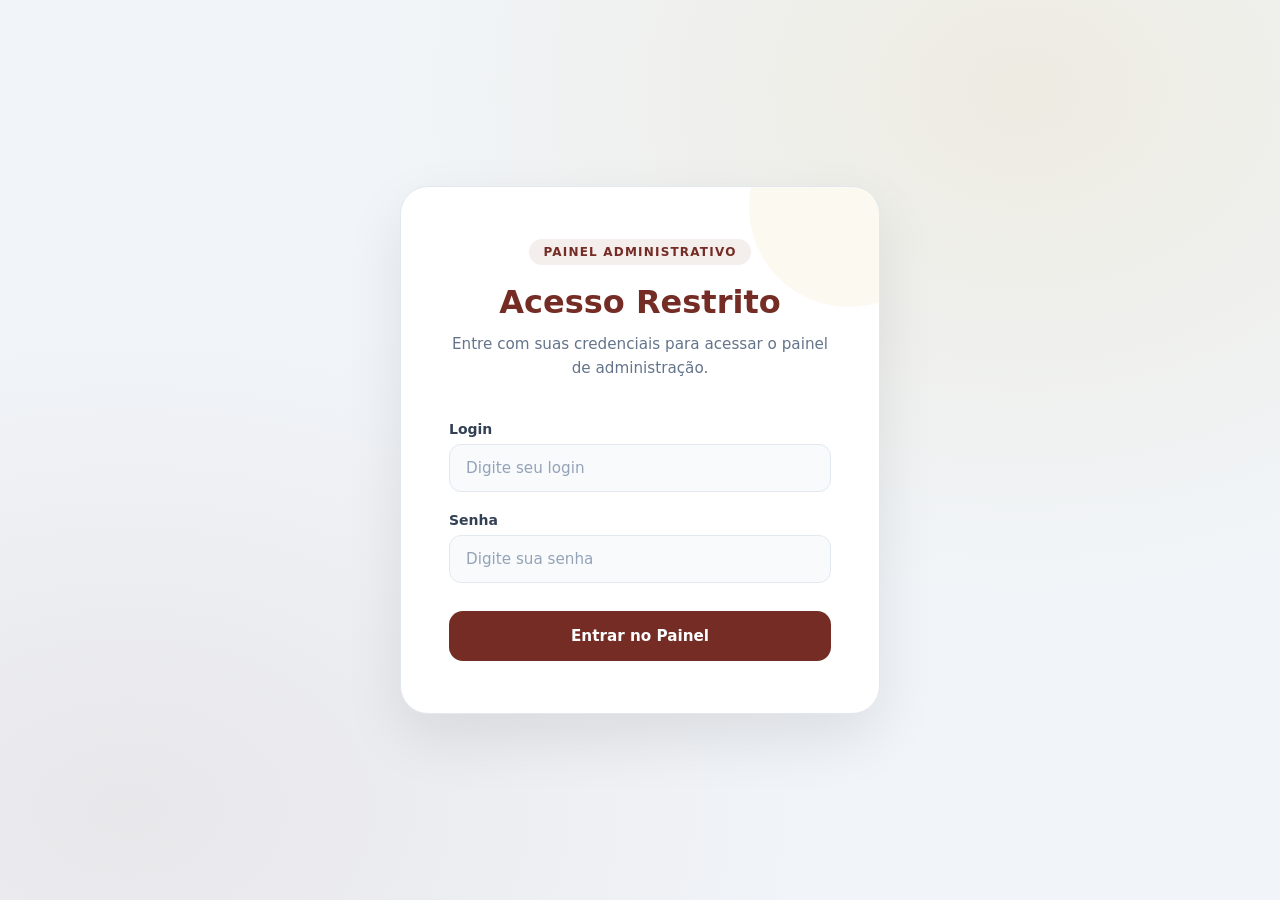
<file: admin.html>
<!DOCTYPE html>
<html lang="pt-br">
<head>
  <meta charset="UTF-8" />
  <meta name="viewport" content="width=device-width, initial-scale=1.0" />
  <title>Painel Administrativo — JA</title>
  <link rel="stylesheet" href="css/telaAdmin.css" />
</head>
<body>

<div class="admin-panel">

  <!-- ══ Sidebar ══ -->
  <aside class="sidebar" id="sidebar">
    <div class="sidebar-logo">
      <h1>Jogadores Anônimos</h1>
      <span>Painel Administrativo</span>
    </div>
    <div class="sidebar-divider"></div>
    <nav class="sidebar-nav">
      <a href="#" class="nav-item active">Dashboard</a>
      <a href="#" class="nav-item logout" id="btnLogout">Sair</a>
    </nav>
  </aside>

  <!-- ══ Overlay sidebar mobile ══ -->
  <div class="sidebar-overlay" id="sidebarOverlay"></div>

  <!-- ══ Main ══ -->
  <main class="main-content">

    <!-- Topbar mobile -->
    <div class="mobile-topbar">
      <button class="menu-toggle" id="menuToggle" aria-label="Abrir menu">☰</button>
      <span class="mobile-topbar-title">Jogadores Anônimos</span>
    </div>

    <header class="page-header">
      <h2>Painel Administrativo</h2>
      <p>Gerencie reuniões e modere relatos enviados pela comunidade.</p>
    </header>

    <!-- Stats -->
    <section class="stats-grid">
      <div class="stat-card">
        <span class="stat-card__label">Total de reuniões</span>
        <strong class="stat-card__value" id="statReunioes">—</strong>
      </div>
      <div class="stat-card">
        <span class="stat-card__label">Total de relatos</span>
        <strong class="stat-card__value" id="statFeedbacks">—</strong>
      </div>
      <div class="stat-card">
        <span class="stat-card__label">Cidades cadastradas</span>
        <strong class="stat-card__value" id="statCidades">—</strong>
      </div>
    </section>

    <!-- Cidades -->
    <section class="section">
      <div class="section-header">
        <h3>Cidades</h3>
        <button class="btn btn--primary" id="btnNovaCidade">+ Nova cidade</button>
      </div>
      <div class="table-wrap">
        <table>
          <thead>
            <tr>
              <th>ID</th>
              <th>Nome</th>
              <th>UF</th>
              <th>Ações</th>
            </tr>
          </thead>
          <tbody id="tbodyCidades">
            <tr><td colspan="4" class="empty">Carregando...</td></tr>
          </tbody>
        </table>
      </div>
    </section>

    <!-- Reuniões -->
    <section class="section">
      <div class="section-header">
        <h3>Reuniões</h3>
        <button class="btn btn--primary" id="btnNovaReuniao">+ Nova reunião</button>
      </div>
      <div class="table-wrap">
        <table>
          <thead>
            <tr>
              <th>Título</th>
              <th>Cidade</th>
              <th>Endereço</th>
              <th>Data / Hora</th>
              <th>Descrição</th>
              <th>Ações</th>
            </tr>
          </thead>
          <tbody id="tbodyReunioes">
            <tr><td colspan="6" class="empty">Carregando...</td></tr>
          </tbody>
        </table>
      </div>
    </section>

    <!-- Feedbacks -->
    <section class="section">
      <div class="section-header">
        <h3>Relatos enviados</h3>
        <span class="badge badge--pending" id="badgeFeedbacks">—</span>
      </div>
      <div class="relatos-grid" id="gridFeedbacks">
        <p class="empty">Carregando...</p>
      </div>
    </section>

  </main>
</div>

<!-- Toast -->
<div id="toast"></div>

<!-- ══ Modal: Nova Reunião ══ -->
<div class="modal-overlay" id="modalNovaReuniao">
  <div class="modal-card">
    <div class="modal-header">
      <h2>Nova reunião</h2>
      <button class="modal-close" data-close="modalNovaReuniao">×</button>
    </div>
    <div class="modal-body">
      <div class="field-row">
        <div class="field">
          <label>Título</label>
          <input type="text" id="novaTitulo" placeholder="Ex: JA Centro — Sexta" />
        </div>
        <div class="field">
          <label>Cidade</label>
          <select id="novaCidade"></select>
        </div>
      </div>
      <div class="field">
        <label>Endereço</label>
        <input type="text" id="novaEndereco" placeholder="Ex: Rua das Flores, 123" />
      </div>
      <div class="field-row">
        <div class="field">
          <label>Data</label>
          <input type="date" id="novaData" />
        </div>
        <div class="field">
          <label>Hora</label>
          <input type="time" id="novaHora" />
        </div>
      </div>
      <div class="field">
        <label>Descrição</label>
        <textarea id="novaDescricao" placeholder="Descreva a reunião..."></textarea>
      </div>
    </div>
    <div class="modal-footer">
      <button class="btn btn--ghost" data-close="modalNovaReuniao">Cancelar</button>
      <button class="btn btn--primary" id="btnSalvarNova">Salvar reunião</button>
    </div>
  </div>
</div>

<!-- ══ Modal: Editar Reunião ══ -->
<div class="modal-overlay" id="modalEditarReuniao">
  <div class="modal-card">
    <div class="modal-header">
      <h2>Editar reunião</h2>
      <button class="modal-close" data-close="modalEditarReuniao">×</button>
    </div>
    <div class="modal-body">
      <input type="hidden" id="editId" />
      <div class="field-row">
        <div class="field">
          <label>Título</label>
          <input type="text" id="editTitulo" />
        </div>
        <div class="field">
          <label>Cidade</label>
          <select id="editCidade"></select>
        </div>
      </div>
      <div class="field">
        <label>Endereço</label>
        <input type="text" id="editEndereco" />
      </div>
      <div class="field-row">
        <div class="field">
          <label>Data</label>
          <input type="date" id="editData" />
        </div>
        <div class="field">
          <label>Hora</label>
          <input type="time" id="editHora" />
        </div>
      </div>
      <div class="field">
        <label>Descrição</label>
        <textarea id="editDescricao"></textarea>
      </div>
    </div>
    <div class="modal-footer">
      <button class="btn btn--ghost" data-close="modalEditarReuniao">Cancelar</button>
      <button class="btn btn--primary" id="btnSalvarEdit">Salvar alterações</button>
    </div>
  </div>
</div>

<!-- ══ Modal: Editar Feedback ══ -->
<div class="modal-overlay" id="modalEditarFeedback">
  <div class="modal-card">
    <div class="modal-header">
      <h2>Editar relato</h2>
      <button class="modal-close" data-close="modalEditarFeedback">×</button>
    </div>
    <div class="modal-body">
      <input type="hidden" id="fbEditId" />
      <div class="field-row">
        <div class="field">
          <label>Nome</label>
          <input type="text" id="fbEditNome" />
        </div>
        <div class="field">
          <label>Idade</label>
          <input type="number" id="fbEditIdade" min="18" max="120" />
        </div>
      </div>
      <div class="field">
        <label>Descrição</label>
        <textarea id="fbEditDescricao"></textarea>
      </div>
    </div>
    <div class="modal-footer">
      <button class="btn btn--ghost" data-close="modalEditarFeedback">Cancelar</button>
      <button class="btn btn--primary" id="btnSalvarFbEdit">Salvar alterações</button>
    </div>
  </div>
</div>

<!-- ══ Modal: Cidade ══ -->
<div class="modal-overlay" id="modalCidade">
  <div class="modal-card">
    <div class="modal-header">
      <h2>Cidade</h2>
      <button class="modal-close" data-close="modalCidade">×</button>
    </div>
    <div class="modal-body">
      <input type="hidden" id="cidadeId">
      <div class="field">
        <label>Nome</label>
        <input type="text" id="cidadeNome">
      </div>
      <div class="field">
        <label>UF</label>
        <input type="text" maxlength="2" id="cidadeEstado">
      </div>
    </div>
    <div class="modal-footer">
      <button class="btn btn--ghost" data-close="modalCidade">Cancelar</button>
      <button class="btn btn--primary" id="btnSalvarCidade">Salvar</button>
    </div>
  </div>
</div>

<script src="js/admin.js"></script>
<script>
  const menuToggle = document.getElementById('menuToggle');
  const sidebar    = document.getElementById('sidebar');
  const overlay    = document.getElementById('sidebarOverlay');

  menuToggle.addEventListener('click', () => {
    sidebar.classList.toggle('open');
    overlay.classList.toggle('open');
  });

  overlay.addEventListener('click', () => {
    sidebar.classList.remove('open');
    overlay.classList.remove('open');
  });
</script>
</body>
</html>
</file>
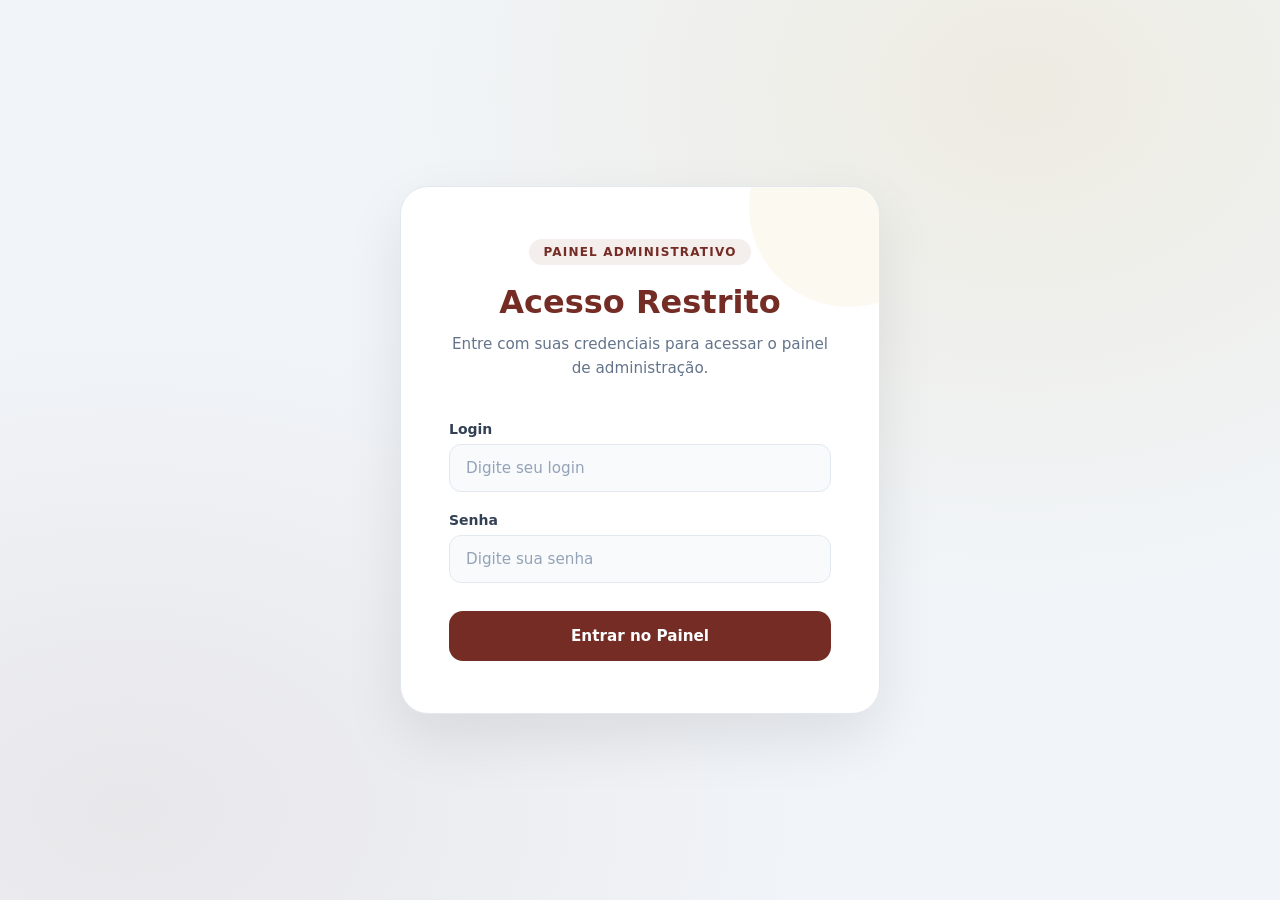
<file: adminLogin.html>
<!DOCTYPE html>
<html lang="pt-br">

<head>
    <meta charset="UTF-8">
    <meta name="viewport" content="width=device-width, initial-scale=1.0">
    <title>Tela de Login</title>
    <link rel="stylesheet" href="css/adminLogin.css">
    <link rel="icon" href="assets/images/icons/ja-icon.png" type="image/png" />
</head>

<body>

    <div class="login-card">

        <header class="login-header">
            <span class="login-badge">Painel Administrativo</span>
            <h1>Acesso Restrito</h1>
            <p>Entre com suas credenciais para acessar o painel de administração.</p>
        </header>

        <form class="login-form" id="loginForm">

            <div class="field">
                <label for="login">Login</label>
                <input id="login" type="login" placeholder="Digite seu login" required />
            </div>

            <div class="field">
                <label for="senha">Senha</label>
                <input id="senha" type="password" placeholder="Digite sua senha" required />
            </div>

            <button type="submit" class="btn-entrar">Entrar no Painel</button>

        </form>

    </div>
<script src="js/adminLogin.js"></script>
</body>

</html>
</file>
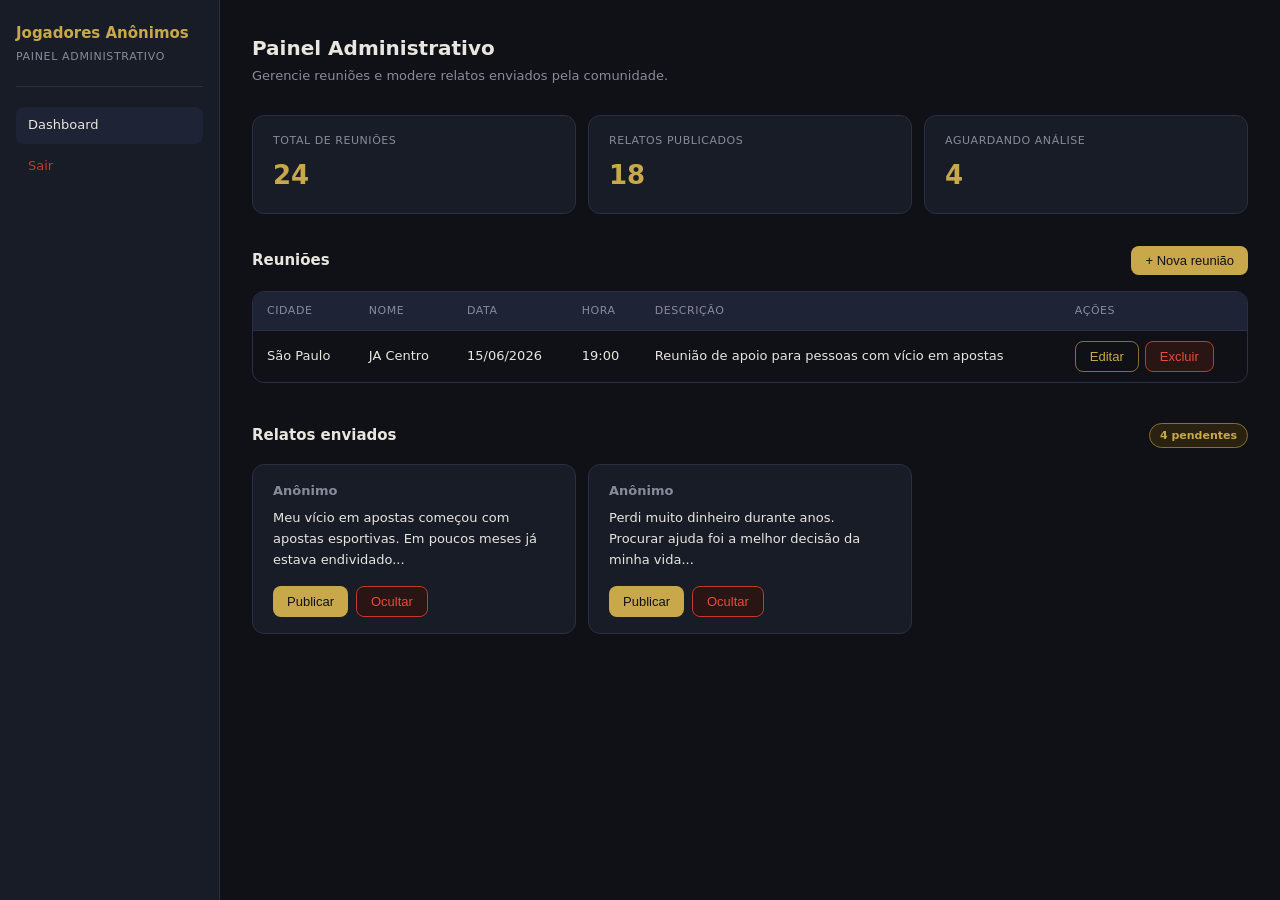
<file: telaAdmin.html>
<!DOCTYPE html>
<html lang="pt-br">

<head>
    <meta charset="UTF-8">
    <meta name="viewport" content="width=device-width, initial-scale=1.0">
    <title>Tela Administrador</title>
    <link rel="stylesheet" href="css/telaAdmin.css">
    <link rel="icon" href="assets/images/icons/ja-icon.png" type="image/png" />
</head>

<body>

    <div class="admin-panel">

        <!-- ══ SIDEBAR ══ -->
        <aside class="sidebar">

            <div class="sidebar-logo">
                <h1>Jogadores Anônimos</h1>
                <span>Painel Administrativo</span>
            </div>

            <div class="sidebar-divider"></div>

            <nav class="sidebar-nav">
                <a href="#" class="nav-item active">Dashboard</a>
                <a href="#" class="nav-item logout">Sair</a>
            </nav>

        </aside>

        <!-- ══ CONTEÚDO ══ -->
        <main class="main-content">

            <!-- Cabeçalho -->
            <header class="page-header">
                <h2>Painel Administrativo</h2>
                <p>Gerencie reuniões e modere relatos enviados pela comunidade.</p>
            </header>

            <!-- Stats -->
            <section class="stats-grid">

                <div class="stat-card">
                    <span class="stat-card__label">Total de reuniões</span>
                    <strong class="stat-card__value">24</strong>
                </div>

                <div class="stat-card">
                    <span class="stat-card__label">Relatos publicados</span>
                    <strong class="stat-card__value">18</strong>
                </div>

                <div class="stat-card">
                    <span class="stat-card__label">Aguardando análise</span>
                    <strong class="stat-card__value">4</strong>
                </div>

            </section>

            <!-- Reuniões -->
            <section class="section">

                <div class="section-header">
                    <h3>Reuniões</h3>
                    <button class="btn btn--primary btn--lg" id="openModalReuniao">
                        + Nova reunião
                    </button>
                </div>

                <div class="table-wrap">
                    <table>
                        <thead>
                            <tr>
                                <th>Cidade</th>
                                <th>Nome</th>
                                <th>Data</th>
                                <th>Hora</th>
                                <th>Descrição</th>
                                <th>Ações</th>
                            </tr>
                        </thead>
                        <tbody>
                            <tr>
                                <td>São Paulo</td>
                                <td>JA Centro</td>
                                <td>15/06/2026</td>
                                <td>19:00</td>
                                <td>Reunião de apoio para pessoas com vício em apostas</td>
                                <td>
                                    <div class="td-actions">
                                        <button class="btn btn--gold btn-editar" data-nome="JA Centro"
                                            data-cidade="São Paulo" data-data="2026-06-15" data-hora="19:00"
                                            data-descricao="Reunião de apoio para pessoas com vício em apostas">
                                            Editar
                                        </button>
                                        <button class="btn btn--danger">Excluir</button>
                                    </div>
                                </td>
                            </tr>
                        </tbody>
                    </table>
                </div>

            </section>

            <!-- Relatos -->
            <section class="section">

                <div class="section-header">
                    <h3>Relatos enviados</h3>
                    <span class="badge badge--pending">4 pendentes</span>
                </div>

                <div class="relatos-grid">

                    <div class="relato-card">
                        <h4>Anônimo</h4>
                        <p>
                            Meu vício em apostas começou com apostas esportivas.
                            Em poucos meses já estava endividado...
                        </p>
                        <div class="relato-actions">
                            <button class="btn btn--primary">Publicar</button>
                            <button class="btn btn--danger">Ocultar</button>
                        </div>
                    </div>

                    <div class="relato-card">
                        <h4>Anônimo</h4>
                        <p>
                            Perdi muito dinheiro durante anos.
                            Procurar ajuda foi a melhor decisão da minha vida...
                        </p>
                        <div class="relato-actions">
                            <button class="btn btn--primary">Publicar</button>
                            <button class="btn btn--danger">Ocultar</button>
                        </div>
                    </div>

                </div>

            </section>

        </main>
    </div>

    <!-- ══ MODAL: Nova Reunião ══ -->
    <div class="modal-overlay" id="modalReuniao">
        <div class="modal-card">

            <div class="modal-header">
                <h2>Nova reunião</h2>
                <button class="modal-close" id="closeModalReuniao" aria-label="Fechar">×</button>
            </div>

            <form class="modal-body" id="formReuniao">

                <div class="field-row">
                    <div class="field">
                        <label>Nome da reunião</label>
                        <input type="text" placeholder="Ex: JA Centro — Sexta" required />
                    </div>
                    <div class="field">
                        <label>Cidade</label>
                        <input type="text" placeholder="Ex: São Paulo" required />
                    </div>
                </div>

                <div class="field-row">
                    <div class="field">
                        <label>Data</label>
                        <input type="date" required />
                    </div>
                    <div class="field">
                        <label>Hora</label>
                        <input type="time" required />
                    </div>
                </div>

                <div class="field">
                    <label>Descrição</label>
                    <textarea placeholder="Descreva a reunião..." required></textarea>
                </div>

            </form>

            <div class="modal-footer">
                <button type="button" class="btn btn--ghost btn--full" id="cancelModal">Cancelar</button>
                <button type="submit" form="formReuniao" class="btn btn--primary btn--full">Salvar reunião</button>
            </div>

        </div>
    </div>

    <!-- ══ MODAL: Editar Reunião ══ -->
    <div class="modal-overlay" id="modalEditarReuniao">
        <div class="modal-card">

            <div class="modal-header">
                <h2>Editar reunião</h2>
                <button class="modal-close" id="closeModalEditar" aria-label="Fechar">×</button>
            </div>

            <form class="modal-body" id="formEditarReuniao">

                <div class="field-row">
                    <div class="field">
                        <label>Nome da reunião</label>
                        <input type="text" id="editNome" required />
                    </div>
                    <div class="field">
                        <label>Cidade</label>
                        <input type="text" id="editCidade" required />
                    </div>
                </div>

                <div class="field-row">
                    <div class="field">
                        <label>Data</label>
                        <input type="date" id="editData" required />
                    </div>
                    <div class="field">
                        <label>Hora</label>
                        <input type="time" id="editHora" required />
                    </div>
                </div>

                <div class="field">
                    <label>Descrição</label>
                    <textarea id="editDescricao" required></textarea>
                </div>

            </form>

            <div class="modal-footer">
                <button type="button" class="btn btn--ghost btn--full" id="cancelEditar">Cancelar</button>
                <button type="submit" form="formEditarReuniao" class="btn btn--primary btn--full">Salvar
                    alterações</button>
            </div>

        </div>
    </div>

    <script>
        /* ── Helpers ── */
        const $ = id => document.getElementById(id);

        function openModal(el) { el.classList.add('active'); }
        function closeModal(el) { el.classList.remove('active'); }
        function closeOnBackdrop(overlay) {
            overlay.addEventListener('click', e => { if (e.target === overlay) closeModal(overlay); });
        }

        /* ── Modal: Nova Reunião ── */
        const modalNova = $('modalReuniao');
        $('openModalReuniao').addEventListener('click', () => openModal(modalNova));
        $('closeModalReuniao').addEventListener('click', () => closeModal(modalNova));
        $('cancelModal').addEventListener('click', () => closeModal(modalNova));
        closeOnBackdrop(modalNova);

        /* ── Modal: Editar Reunião ── */
        const modalEditar = $('modalEditarReuniao');
        const editInputs = {
            nome: $('editNome'),
            cidade: $('editCidade'),
            data: $('editData'),
            hora: $('editHora'),
            descricao: $('editDescricao'),
        };

        document.querySelectorAll('.btn-editar').forEach(btn => {
            btn.addEventListener('click', () => {
                editInputs.nome.value = btn.dataset.nome;
                editInputs.cidade.value = btn.dataset.cidade;
                editInputs.data.value = btn.dataset.data;
                editInputs.hora.value = btn.dataset.hora;
                editInputs.descricao.value = btn.dataset.descricao;
                openModal(modalEditar);
            });
        });

        $('closeModalEditar').addEventListener('click', () => closeModal(modalEditar));
        $('cancelEditar').addEventListener('click', () => closeModal(modalEditar));
        closeOnBackdrop(modalEditar);

        /* ── Fechar com ESC ── */
        document.addEventListener('keydown', e => {
            if (e.key === 'Escape') {
                closeModal(modalNova);
                closeModal(modalEditar);
            }
        });
    </script>

</html>
</file>
<file: css/telaAdmin.css>
*, *::before, *::after { box-sizing: border-box; margin: 0; padding: 0; }

:root {
  --bg:         #0f1117;
  --surface:    #181c27;
  --surface2:   #1e2335;
  --border:     #2a2f45;
  --gold:       #c9a84c;
  --gold-dim:   #8a6e2f;
  --text:       #e8e6df;
  --text-muted: #8a8a9a;
  --danger:     #c0392b;
  --danger-bg:  #2a1515;
  --success:    #27ae60;
  --success-bg: #122a1a;
  --radius:     8px;
  --radius-lg:  12px;
}

body {
  background: var(--bg);
  color: var(--text);
  font-family: system-ui, sans-serif;
  font-size: 14px;
  line-height: 1.6;
}

/* ══ Layout ══ */
.admin-panel {
  display: flex;
  min-height: 100vh;
}

/* ══ Sidebar ══ */
.sidebar {
  width: 220px;
  background: var(--surface);
  border-right: 1px solid var(--border);
  display: flex;
  flex-direction: column;
  padding: 1.5rem 1rem;
  flex-shrink: 0;
}

.sidebar-logo h1 {
  font-size: 15px;
  font-weight: 600;
  color: var(--gold);
  line-height: 1.3;
}

.sidebar-logo span {
  font-size: 11px;
  color: var(--text-muted);
  text-transform: uppercase;
  letter-spacing: .06em;
}

.sidebar-divider {
  height: 1px;
  background: var(--border);
  margin: 1.25rem 0;
}

.sidebar-nav {
  display: flex;
  flex-direction: column;
  gap: 4px;
}

.nav-item {
  padding: 8px 12px;
  border-radius: var(--radius);
  color: var(--text-muted);
  text-decoration: none;
  font-size: 13px;
  transition: background .15s, color .15s;
}

.nav-item:hover,
.nav-item.active {
  background: var(--surface2);
  color: var(--text);
}

.nav-item.logout {
  margin-top: auto;
  color: var(--danger);
}

.nav-item.logout:hover {
  background: var(--danger-bg);
  color: #e74c3c;
}

/* ══ Sidebar overlay (mobile) ══ */
.sidebar-overlay {
  display: none;
  position: fixed;
  inset: 0;
  background: rgba(0, 0, 0, .5);
  z-index: 99;
}

/* ══ Main ══ */
.main-content {
  flex: 1;
  padding: 2rem;
  overflow-y: auto;
}

/* ══ Topbar mobile (oculta em desktop) ══ */
.mobile-topbar {
  display: none;
}

.menu-toggle {
  background: none;
  border: none;
  color: var(--text);
  font-size: 22px;
  cursor: pointer;
  padding: 4px;
  line-height: 1;
}

.mobile-topbar-title {
  font-size: 14px;
  font-weight: 600;
  color: var(--gold);
}

/* ══ Page header ══ */
.page-header {
  margin-bottom: 1.75rem;
}

.page-header h2 {
  font-size: 20px;
  font-weight: 600;
  color: var(--text);
}

.page-header p {
  color: var(--text-muted);
  font-size: 13px;
  margin-top: 2px;
}

/* ══ Stats ══ */
.stats-grid {
  display: grid;
  grid-template-columns: repeat(auto-fit, minmax(160px, 1fr));
  gap: 12px;
  margin-bottom: 2rem;
}

.stat-card {
  background: var(--surface);
  border: 1px solid var(--border);
  border-radius: var(--radius-lg);
  padding: 1rem 1.25rem;
}

.stat-card__label {
  font-size: 11px;
  text-transform: uppercase;
  letter-spacing: .05em;
  color: var(--text-muted);
  display: block;
  margin-bottom: 6px;
}

.stat-card__value {
  font-size: 26px;
  font-weight: 700;
  color: var(--gold);
}

/* ══ Section ══ */
.section {
  margin-bottom: 2.5rem;
}

.section-header {
  display: flex;
  align-items: center;
  justify-content: space-between;
  margin-bottom: 1rem;
  gap: 12px;
}

.section-header h3 {
  font-size: 15px;
  font-weight: 600;
}

/* ══ Buttons ══ */
.btn {
  display: inline-flex;
  align-items: center;
  gap: 6px;
  padding: 7px 14px;
  border-radius: var(--radius);
  border: none;
  font-size: 13px;
  font-weight: 500;
  cursor: pointer;
  transition: opacity .15s, transform .1s;
  white-space: nowrap;
}

.btn:active  { transform: scale(.97); }
.btn:disabled { opacity: .5; cursor: not-allowed; }

.btn--primary           { background: var(--gold); color: #0f1117; }
.btn--primary:hover     { opacity: .88; }

.btn--danger            { background: var(--danger-bg); color: #e74c3c; border: 1px solid var(--danger); }
.btn--danger:hover      { background: #3a1818; }

.btn--ghost             { background: var(--surface2); color: var(--text-muted); border: 1px solid var(--border); }
.btn--ghost:hover       { color: var(--text); }

.btn--gold              { background: transparent; color: var(--gold); border: 1px solid var(--gold-dim); }
.btn--gold:hover        { background: #2a2310; }

.btn--sm { padding: 4px 10px; font-size: 12px; }

/* ══ Table ══ */
.table-wrap {
  overflow-x: auto;
  -webkit-overflow-scrolling: touch;
  border: 1px solid var(--border);
  border-radius: var(--radius-lg);
}

table { width: 100%; border-collapse: collapse; }

thead { background: var(--surface2); }

th {
  padding: 10px 14px;
  text-align: left;
  font-size: 11px;
  text-transform: uppercase;
  letter-spacing: .05em;
  color: var(--text-muted);
  font-weight: 500;
}

td {
  padding: 10px 14px;
  border-top: 1px solid var(--border);
  font-size: 13px;
  vertical-align: middle;
}

tr:hover td { background: var(--surface2); }

.td-actions { display: flex; gap: 6px; }

/* ══ Relatos ══ */
.relatos-grid {
  display: grid;
  grid-template-columns: repeat(auto-fill, minmax(280px, 1fr));
  gap: 12px;
}

.relato-card {
  background: var(--surface);
  border: 1px solid var(--border);
  border-radius: var(--radius-lg);
  padding: 1rem 1.25rem;
}

.relato-card h4 {
  font-size: 13px;
  font-weight: 600;
  color: var(--text-muted);
  margin-bottom: 6px;
}

.relato-card p {
  font-size: 13px;
  color: var(--text);
  line-height: 1.6;
  margin-bottom: 1rem;
  display: -webkit-box;
  -webkit-box-orient: vertical;
  overflow: hidden;
}

.relato-meta {
  font-size: 11px;
  color: var(--text-muted);
  margin-bottom: 8px;
}

.relato-actions { display: flex; gap: 8px; }

/* ══ Badge ══ */
.badge {
  display: inline-flex;
  align-items: center;
  padding: 3px 10px;
  border-radius: 99px;
  font-size: 11px;
  font-weight: 600;
}

.badge--pending {
  background: #2a2210;
  color: var(--gold);
  border: 1px solid var(--gold-dim);
}

/* ══ Toast ══ */
#toast {
  position: fixed;
  bottom: 1.5rem;
  right: 1.5rem;
  padding: 10px 18px;
  border-radius: var(--radius);
  font-size: 13px;
  font-weight: 500;
  z-index: 9999;
  opacity: 0;
  transform: translateY(8px);
  transition: opacity .25s, transform .25s;
  pointer-events: none;
}

#toast.show { opacity: 1; transform: translateY(0); }
#toast.ok   { background: var(--success-bg); color: #2ecc71; border: 1px solid var(--success); }
#toast.err  { background: var(--danger-bg);  color: #e74c3c; border: 1px solid var(--danger); }

/* ══ Empty state ══ */
.empty {
  padding: 2rem;
  text-align: center;
  color: var(--text-muted);
  font-size: 13px;
}

/* ══ Modal ══ */
.modal-overlay {
  display: none;
  position: fixed;
  inset: 0;
  background: rgba(0, 0, 0, .6);
  z-index: 1000;
  align-items: center;
  justify-content: center;
  padding: 1rem;
}

.modal-overlay.active { display: flex; }

.modal-card {
  background: var(--surface);
  border: 1px solid var(--border);
  border-radius: var(--radius-lg);
  width: 100%;
  max-width: 520px;
  display: flex;
  flex-direction: column;
  max-height: 90vh;
}

.modal-header {
  display: flex;
  align-items: center;
  justify-content: space-between;
  padding: 1.1rem 1.5rem;
  border-bottom: 1px solid var(--border);
}

.modal-header h2 { font-size: 16px; font-weight: 600; }

.modal-close {
  background: none;
  border: none;
  color: var(--text-muted);
  font-size: 20px;
  cursor: pointer;
  line-height: 1;
  padding: 0 4px;
}

.modal-close:hover { color: var(--text); }

.modal-body {
  padding: 1.25rem 1.5rem;
  overflow-y: auto;
  display: flex;
  flex-direction: column;
  gap: 14px;
}

.modal-footer {
  padding: 1rem 1.5rem;
  border-top: 1px solid var(--border);
  display: flex;
  gap: 10px;
}

.modal-footer .btn { flex: 1; justify-content: center; }

/* ══ Form fields ══ */
.field-row {
  display: grid;
  grid-template-columns: 1fr 1fr;
  gap: 12px;
}

.field {
  display: flex;
  flex-direction: column;
  gap: 5px;
}

.field label {
  font-size: 12px;
  color: var(--text-muted);
  font-weight: 500;
}

.field input,
.field select,
.field textarea {
  background: var(--surface2);
  border: 1px solid var(--border);
  color: var(--text);
  border-radius: var(--radius);
  padding: 8px 10px;
  font-size: 13px;
  font-family: inherit;
  transition: border-color .15s;
  outline: none;
}

.field input:focus,
.field select:focus,
.field textarea:focus { border-color: var(--gold); }

.field textarea { resize: vertical; min-height: 80px; }

.field select option { background: var(--surface2); }

/* ══ Mobile: < 768px ══ */
@media (max-width: 768px) {

  .sidebar {
    position: fixed;
    top: 0;
    left: 0;
    height: 100vh;
    z-index: 100;
    transform: translateX(-100%);
    transition: transform .25s ease;
  }

  .sidebar.open { transform: translateX(0); }

  .sidebar-overlay.open { display: block; }

  .main-content { padding: 0; }

  .mobile-topbar {
    display: flex;
    align-items: center;
    gap: 12px;
    padding: .75rem 1rem;
    border-bottom: 1px solid var(--border);
    background: var(--surface);
    position: sticky;
    top: 0;
    z-index: 10;
  }

  .page-header  { padding: 1.25rem 1rem 0; }
  .stats-grid   { padding: 0 1rem; grid-template-columns: repeat(2, 1fr); }
  .section      { padding: 0 1rem; }

  .relatos-grid { grid-template-columns: 1fr; }

  .section-header { flex-wrap: wrap; }

  .modal-overlay { align-items: flex-end; padding: 0; }

  .modal-card {
    max-width: 100%;
    border-radius: var(--radius-lg) var(--radius-lg) 0 0;
    max-height: 95vh;
  }

  .field-row { grid-template-columns: 1fr; }
}

/* ══ Tablet: 769px – 1024px ══ */
@media (min-width: 769px) and (max-width: 1024px) {
  .sidebar { width: 180px; }
  .stats-grid { grid-template-columns: repeat(2, 1fr); }
}
</file>
<file: css/adminLogin.css>
/* ── Reset básico ── */
    *, *::before, *::after { box-sizing: border-box; margin: 0; padding: 0; }

    body {
      font-family: 'Segoe UI', system-ui, sans-serif;
      min-height: 100vh;
      display: flex;
      align-items: center;
      justify-content: center;
      padding: 40px 20px;
      background:
        radial-gradient(ellipse at 80% 10%, rgba(212, 168, 67, 0.13) 0%, transparent 45%),
        radial-gradient(ellipse at 10% 90%, rgba(116, 44, 36, 0.07) 0%, transparent 45%),
        #f1f5f9;
    }

    /* ── Card ── */
    .login-card {
      width: 100%;
      max-width: 480px;
      background: #ffffff;
      border: 1px solid #e2e8f0;
      border-radius: 28px;
      padding: 52px 48px;
      box-shadow: 0 24px 60px rgba(0, 0, 0, 0.09);
      position: relative;
      overflow: hidden;
    }

    /* detalhe decorativo */
    .login-card::before {
      content: '';
      position: absolute;
      width: 200px;
      height: 200px;
      border-radius: 50%;
      background: rgba(212, 168, 67, 0.07);
      top: -80px;
      right: -70px;
      pointer-events: none;
    }

    /* ── Cabeçalho ── */
    .login-header {
      text-align: center;
      margin-bottom: 40px;
      position: relative;
    }

    .login-badge {
      display: inline-block;
      padding: 6px 14px;
      border-radius: 999px;
      background: rgba(116, 44, 36, 0.08);
      color: #742c24;
      font-size: 0.75rem;
      font-weight: 800;
      letter-spacing: 0.1em;
      text-transform: uppercase;
      margin-bottom: 18px;
    }

    .login-header h1 {
      font-size: 2rem;
      font-weight: 900;
      color: #742c24;
      margin-bottom: 10px;
      line-height: 1.2;
    }

    .login-header p {
      color: #64748b;
      font-size: 0.95rem;
      line-height: 1.6;
    }

    /* ── Formulário ── */
    .login-form {
      display: flex;
      flex-direction: column;
      gap: 20px;
    }

    .field {
      display: flex;
      flex-direction: column;
      gap: 7px;
    }

    .field label {
      font-size: 0.875rem;
      font-weight: 700;
      color: #334155;
    }

    .field input {
      width: 100%;
      padding: 14px 16px;
      border: 1.5px solid #e2e8f0;
      border-radius: 12px;
      background: #f8fafc;
      color: #1e293b;
      font-size: 0.95rem;
      font-family: inherit;
      outline: none;
      transition: border-color 0.2s, box-shadow 0.2s, background 0.2s;
    }

    .field input::placeholder { color: #94a3b8; }

    .field input:focus {
      border-color: #d4a843;
      background: #ffffff;
      box-shadow: 0 0 0 4px rgba(212, 168, 67, 0.14);
    }

    /* ── Botão ── */
    .btn-entrar {
      margin-top: 8px;
      width: 100%;
      padding: 16px;
      border: none;
      border-radius: 14px;
      background: #742c24;
      color: #ffffff;
      font-size: 0.95rem;
      font-weight: 800;
      font-family: inherit;
      cursor: pointer;
      transition: background 0.2s, transform 0.15s, box-shadow 0.2s;
    }

    .btn-entrar:hover {
      background: #5d221b;
      transform: translateY(-2px);
      box-shadow: 0 10px 28px rgba(116, 44, 36, 0.28);
    }

    .btn-entrar:active { transform: translateY(0); }

    .btn-entrar:focus-visible {
      outline: none;
      box-shadow: 0 0 0 4px rgba(212, 168, 67, 0.35);
    }

    /* ── Responsivo ── */
    @media (max-width: 520px) {
      .login-card { padding: 36px 24px; border-radius: 22px; }
      .login-header h1 { font-size: 1.7rem; }
    }
</file>
